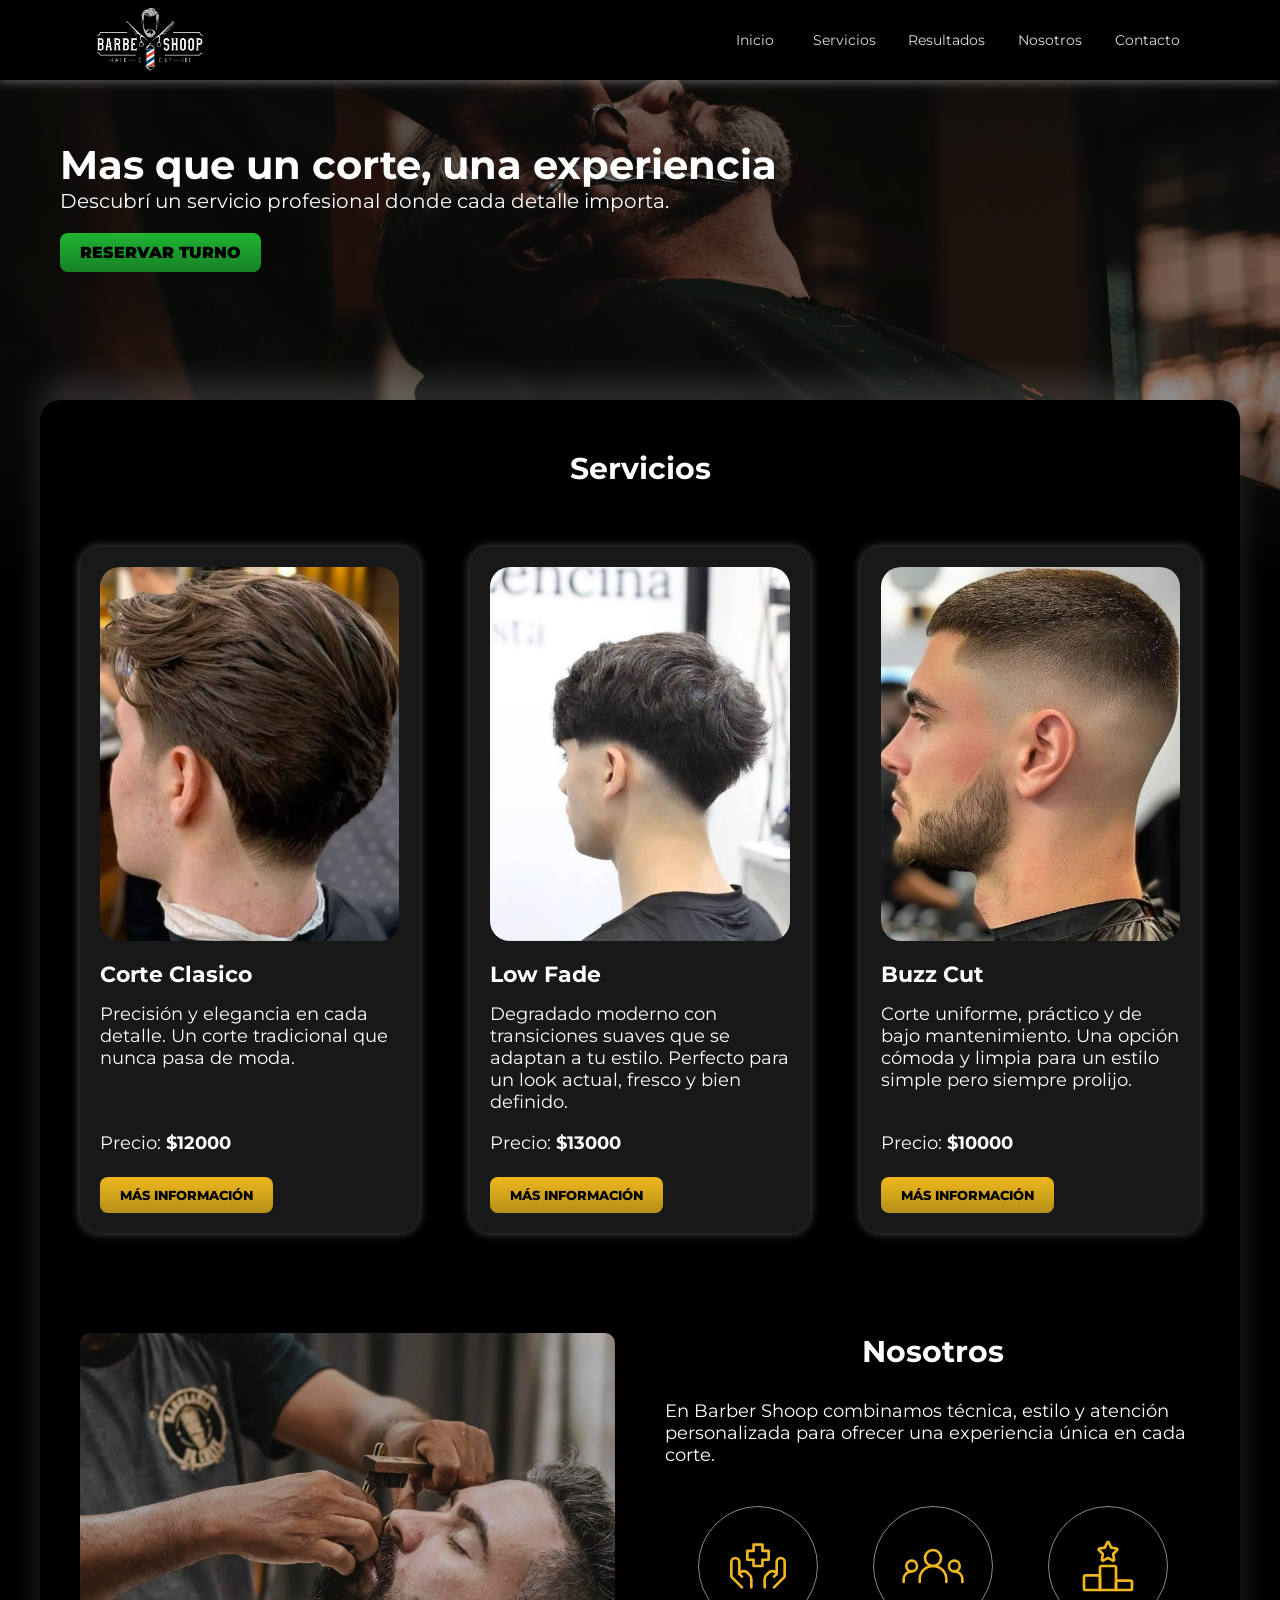
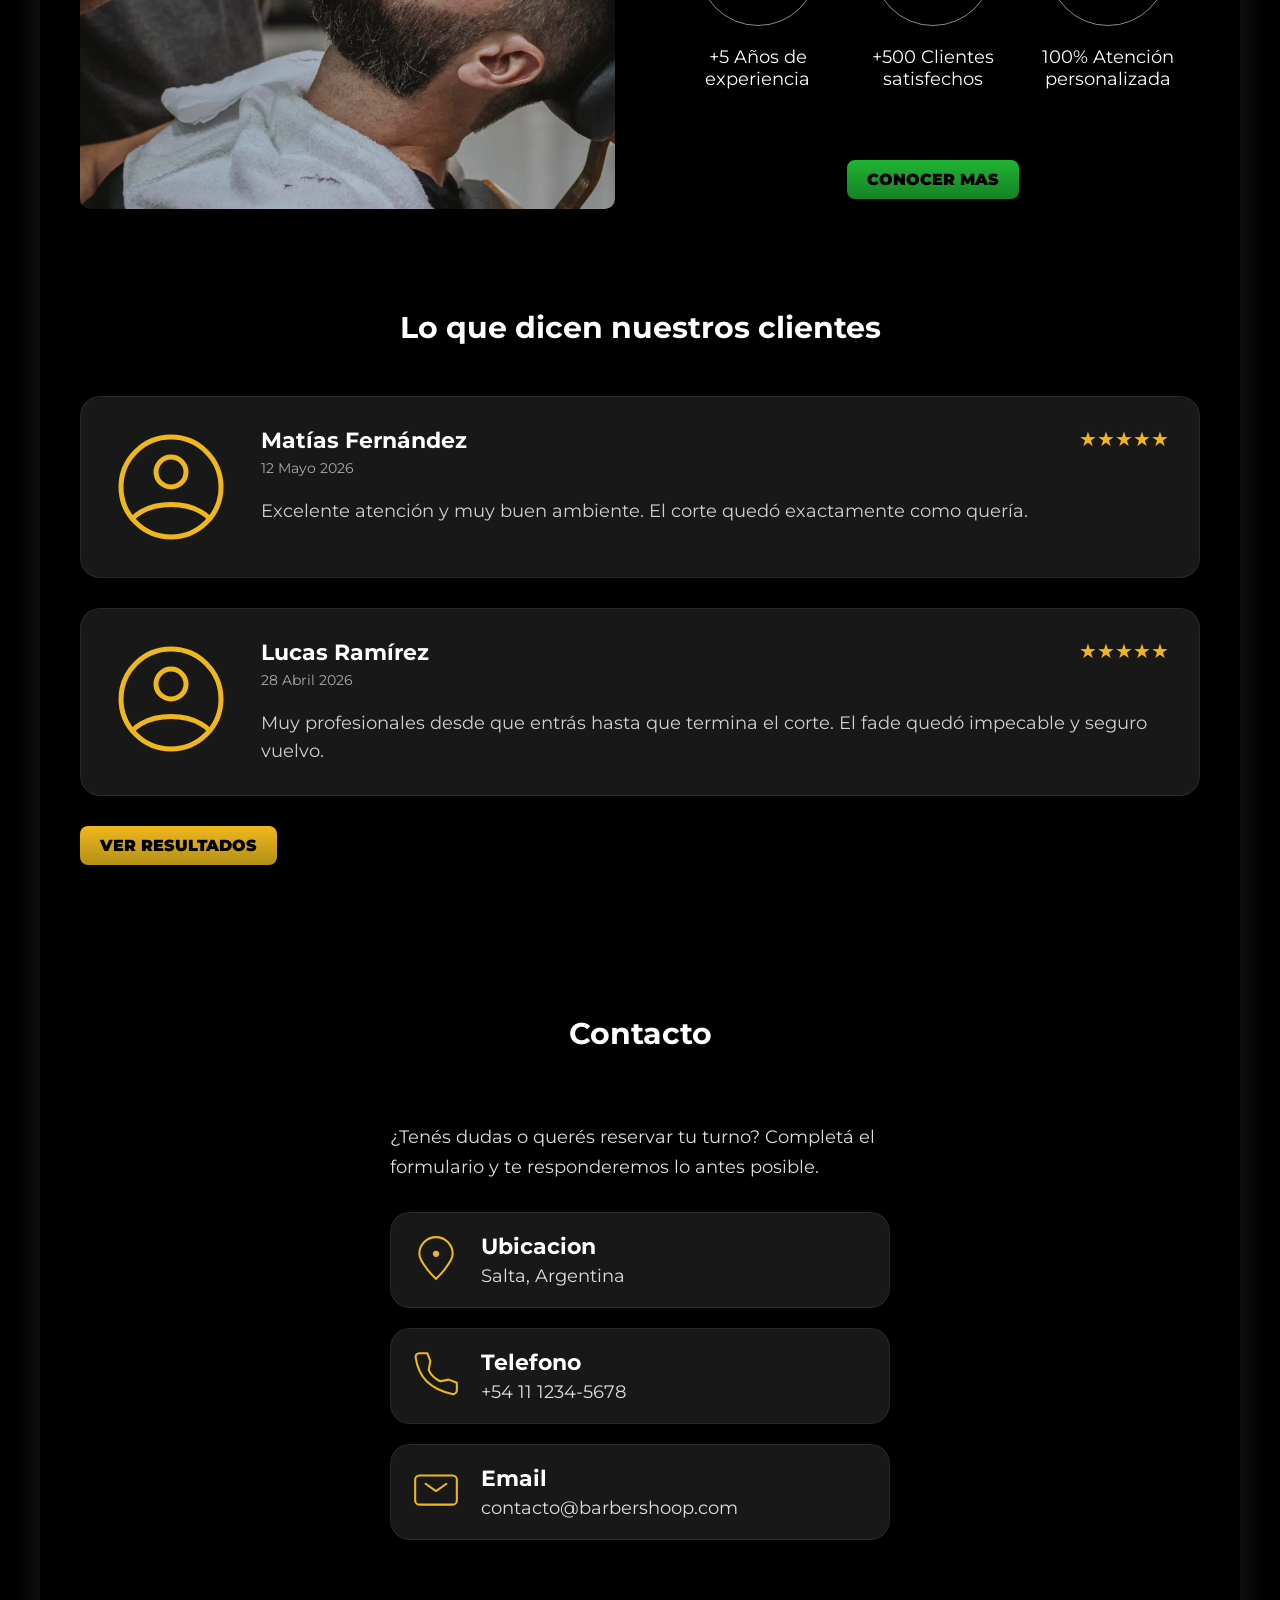
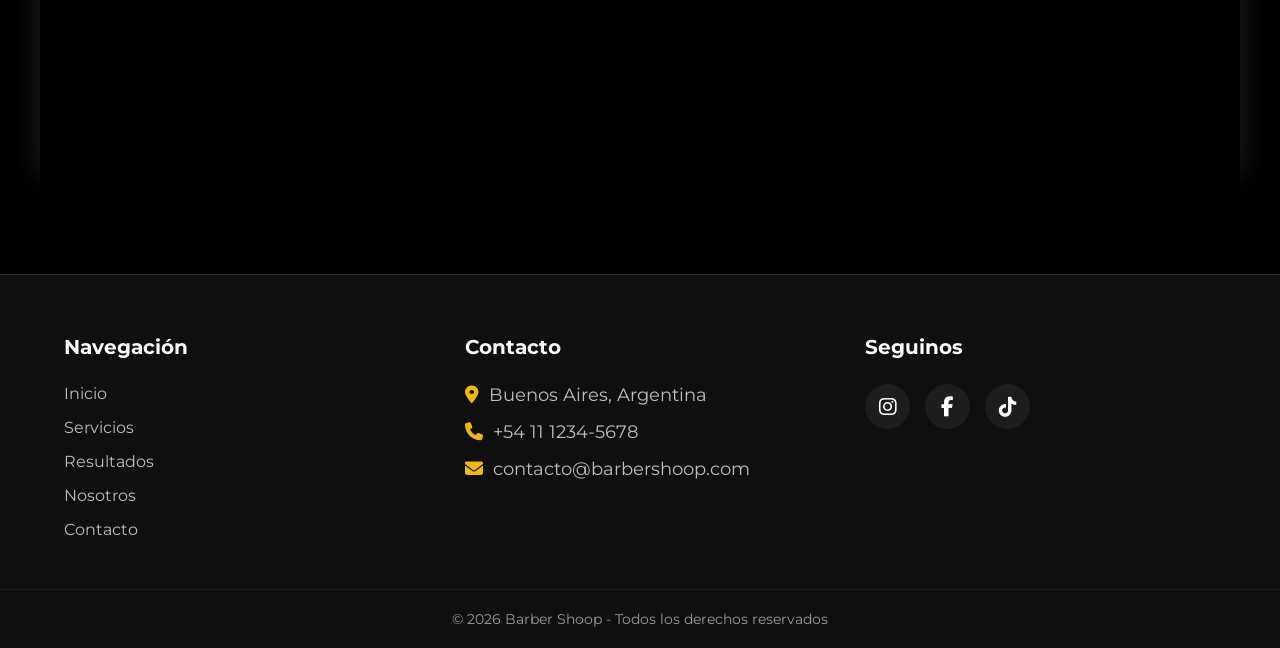
<file: index.html>
<!DOCTYPE html>
<html lang="es">

<head>
    <meta charset="UTF-8">
    <meta name="viewport" content="width=device-width, initial-scale=1.0">
    <meta name="description"
        content="Barber Shoop es una barbería moderna en Salta especializada en cortes clásicos, fades y atención personalizada. Reservá tu turno y viví una experiencia única.">
    <meta name="keywords"
        content="barbería, barbería en Salta, cortes de cabello, fade, buzz cut, low fade, barber shop, peluquería masculina">
    <meta name="author" content="Emiliano Apaza">

    <link rel="stylesheet" href="./css/styles.css">

    <!-- Fonts -->
    <link rel="preconnect" href="https://fonts.googleapis.com">
    <link rel="preconnect" href="https://fonts.gstatic.com" crossorigin>
    <link href="https://fonts.googleapis.com/css2?family=Montserrat:ital,wght@0,100..900;1,100..900&display=swap"
        rel="stylesheet">
    <link rel="stylesheet" href="https://cdnjs.cloudflare.com/ajax/libs/font-awesome/6.7.2/css/all.min.css">

    <title>Barber Shoop | Inicio</title>
</head>

<body>
    <header>
        <nav class="nav">
            <div class="container nav__container">
                <div class="nav__logo">
                    <a href="./index.html">
                        <img src="./img/logo.webp" alt="logo de barber shoop">
                    </a>
                </div>
                <ul class="nav__list">
                    <li class="nav__item">
                        <a class="nav__link" href="./index.html">Inicio</a>
                    </li>
                    <li class="nav__item">
                        <a class="nav__link" href="./pages/servicios.html">Servicios</a>
                    </li>
                    <li class="nav__item">
                        <a class="nav__link" href="./pages/resultados.html">Resultados</a>
                    </li>
                    <li class="nav__item">
                        <a class="nav__link" href="./pages/nosotros.html">Nosotros</a>
                    </li>
                    <li class="nav__item">
                        <a class="nav__link" href="./pages/contacto.html">Contacto</a>
                    </li>
                </ul>
                <div class="nav__menu">
                    <img src="./img/icon-icons.png" alt="Abrir menu">
                </div>
            </div>
        </nav>
        <div class="hero">
            <div class="overlay"></div>
            <div class="hero-info container">
                <h1 class="hero-info__h1">Mas que un corte, una experiencia</h1>
                <p class="hero-info__p">Descubrí un servicio profesional donde cada detalle importa.</p>
                <a class="hero-info__button button button-verde" href="./pages/contacto.html">Reservar turno</a>
            </div>
            <div class="gradient"></div>
        </div>
    </header>

    <main>
        <section class="container gap-10rem container--overlap">
            <section class="servicios">

                <h2>Servicios</h2>
                <div class="container-cards">
                    <div class="card">
                        <img class="card__img" src="./img/corte-clasico.webp" alt="Corte clásico de barbería">
                        <div class="card__div">
                            <div class="card__info">
                                <h3>Corte Clasico</h3>
                                <p>Precisión y elegancia en cada detalle. Un corte tradicional que nunca pasa de moda.
                                </p>
                                <p class="card__precio">Precio: <span>$12000</span></p>
                            </div>
                            <div class="card__container-button">
                                <a class="button--medium button--amarillo" href="./pages/servicios.html">Más
                                    Información</a>
                            </div>
                        </div>
                    </div>
                    <div class="card">
                        <img class="card__img" src="./img/low-fade.webp" alt="Corte low fade moderno">
                        <div class="card__div">
                            <div class="card__info">
                                <h3>Low Fade</h3>
                                <p>Degradado moderno con transiciones suaves que se adaptan a tu estilo. Perfecto para
                                    un
                                    look actual, fresco y bien definido.</p>
                                <p class="card__precio">Precio: <span>$13000</span></p>
                            </div>
                            <div class="card__container-button">
                                <a class="button--medium button--amarillo" href="./pages/servicios.html">Más
                                    Información</a>
                            </div>
                        </div>
                    </div>

                    <div class="card">
                        <img class="card__img" src="./img/corte-corto.webp" alt="Corte buzz cut rapado">
                        <div class="card__div">
                            <div class="card__info">
                                <h3>Buzz Cut</h3>
                                <p>Corte uniforme, práctico y de bajo mantenimiento. Una opción cómoda y limpia para un
                                    estilo simple pero siempre prolijo.</p>
                                <p class="card__precio">Precio: <span>$10000</span></p>
                            </div>
                            <div class="card__container-button">
                                <a class="button--medium button--amarillo" href="./pages/servicios.html">Más
                                    Información</a>
                            </div>
                        </div>
                    </div>

                </div>
            </section>
            <section class="nosotros">

                <div class="nosotros__img">
                    <img src="img/hero-nosotros.webp" alt="Barbero trabajando">
                </div>

                <div class="nosotros__content">

                    <h2>Nosotros</h2>

                    <p>
                        En Barber Shoop combinamos técnica, estilo y atención personalizada
                        para ofrecer una experiencia única en cada corte.
                    </p>

                    <div class="nosotros__info">
                        <div>
                            <div class="nosotros__icon">
                                <img src="./img/icons/healthcare.svg" alt="icono de experiencia">
                            </div>
                            <p>+5 Años de experiencia</p>
                        </div>

                        <div>
                            <div class="nosotros__icon">
                                <img src="./img/icons/community.svg" alt="icono de clientes">
                            </div>
                            <p>+500 Clientes satisfechos</p>
                        </div>

                        <div>
                            <div class="nosotros__icon">
                                <img src="./img/icons/leaderboard-star.svg" alt="icono de atencion personalizada">
                            </div>
                            <p>100% Atención personalizada</p>
                        </div>
                    </div>
                    <a class="button button-verde" href="./pages/nosotros.html">
                        Conocer Mas
                    </a>

            </section>


            <section class="reviews">

                <h2>Lo que dicen nuestros clientes</h2>

                <div class="reviews__container">

                    <article class="review">

                        <img class="review__img" src="./img/icons/profile-circle.svg" alt="Cliente satisfecho">

                        <div class="review__content">

                            <div class="review__header">
                                <div>
                                    <h3>Matías Fernández</h3>
                                    <p>12 Mayo 2026</p>
                                </div>

                                <div class="review__stars">
                                    ★★★★★
                                </div>
                            </div>

                            <p class="review__text">
                                Excelente atención y muy buen ambiente.
                                El corte quedó exactamente como quería.
                            </p>

                        </div>

                    </article>

                    <article class="review">

                        <img class="review__img" src="./img/icons/profile-circle.svg" alt="Cliente satisfecho">

                        <div class="review__content">

                            <div class="review__header">
                                <div>
                                    <h3>Lucas Ramírez</h3>
                                    <p>28 Abril 2026</p>
                                </div>

                                <div class="review__stars">
                                    ★★★★★
                                </div>
                            </div>

                            <p class="review__text">
                                Muy profesionales desde que entrás hasta que termina el corte.
                                El fade quedó impecable y seguro vuelvo.
                            </p>

                        </div>

                    </article>

                    <a href="pages/resultados.html" class=" button button--amarillo">Ver resultados</a>

                </div>

            </section> <!-- .reviews -->
            <section class="contacto">

                <div class="contacto__info">
                    <h2>Contacto</h2>
                    <p class="contacto__texto">¿Tenés dudas o querés reservar tu turno? Completá el formulario y te
                        responderemos lo antes posible.</p>
                    <div class="contacto__data">
                        <div class="contacto__item">
                            <img src="../img/icons/map-pin.svg" alt="Ubicacion">
                            <div>
                                <h3>Ubicacion</h3>
                                <p>Salta, Argentina</p>
                            </div>
                        </div>
                        <div class="contacto__item">
                            <img src="../img/icons/phone.svg" alt="Telefono">
                            <div>
                                <h3>Telefono</h3>
                                <p>+54 11 1234-5678</p>
                            </div>
                        </div>
                        <div class="contacto__item">
                            <img src="../img/icons/mail.svg" alt="Mail">
                            <div>
                                <h3>Email</h3>
                                <p>contacto@barbershoop.com</p>
                            </div>
                        </div>
                    </div>
                </div>
                <div class="contacto__map">
                    <iframe
                        src="https://www.google.com/maps/embed?pb=!1m14!1m8!1m3!1d1919.2859774051233!2d-65.40798137216287!3d-24.756750690297356!3m2!1i1024!2i768!4f13.1!3m3!1m2!1s0x941bc16037e83875%3A0xcf90133c6ac0ec3c!2sPje.%20Jard%C3%ADn%20544%2C%20A4400%20Salta!5e0!3m2!1ses!2sar!4v1778469229459!5m2!1ses!2sar"
                        style="border: 0;" allowfullscreen="" loading="lazy"
                        referrerpolicy="no-referrer-when-downgrade"></iframe>
                </div>
            </section>
    </main>
    <footer class="footer">
        <div class="container footer__container">

            <div class="footer__links">
                <h3>Navegación</h3>

                <a href="index.html">Inicio</a>
                <a href="pages/servicios.html">Servicios</a>
                <a href="pages/resultados.html">Resultados</a>
                <a href="pages/nosotros.html">Nosotros</a>
                <a href="pages/contacto.html">Contacto</a>
            </div>

            <div class="footer__contact">
                <h3>Contacto</h3>

                <p>
                    <i class="fa-solid fa-location-dot"></i>
                    Buenos Aires, Argentina
                </p>

                <p>
                    <i class="fa-solid fa-phone"></i>
                    +54 11 1234-5678
                </p>

                <p>
                    <i class="fa-solid fa-envelope"></i>
                    contacto@barbershoop.com
                </p>
            </div>

            <div class="footer__social">
                <h3>Seguinos</h3>

                <div class="footer__icons">
                    <a href="https://instagram.com">
                        <i class="fa-brands fa-instagram"></i>
                    </a>

                    <a href="https://facebook.com">
                        <i class="fa-brands fa-facebook-f"></i>
                    </a>

                    <a href="https://tiktok.com">
                        <i class="fa-brands fa-tiktok"></i>
                    </a>
                </div>
            </div>

        </div>

        <div class="footer__copy">
            <p>© 2026 Barber Shoop - Todos los derechos reservados</p>
        </div>
    </footer>

    <script>
        const menuBtn = document.querySelector('.nav__menu img');
        const nav = document.querySelector('.nav');
        const navList = document.querySelector('.nav__list');
        const navContainer = document.querySelector('.nav__container')

        menuBtn.addEventListener('click', () => {
            nav.classList.toggle('nav--active');
        });
    </script>
</body>

</html>
</file>
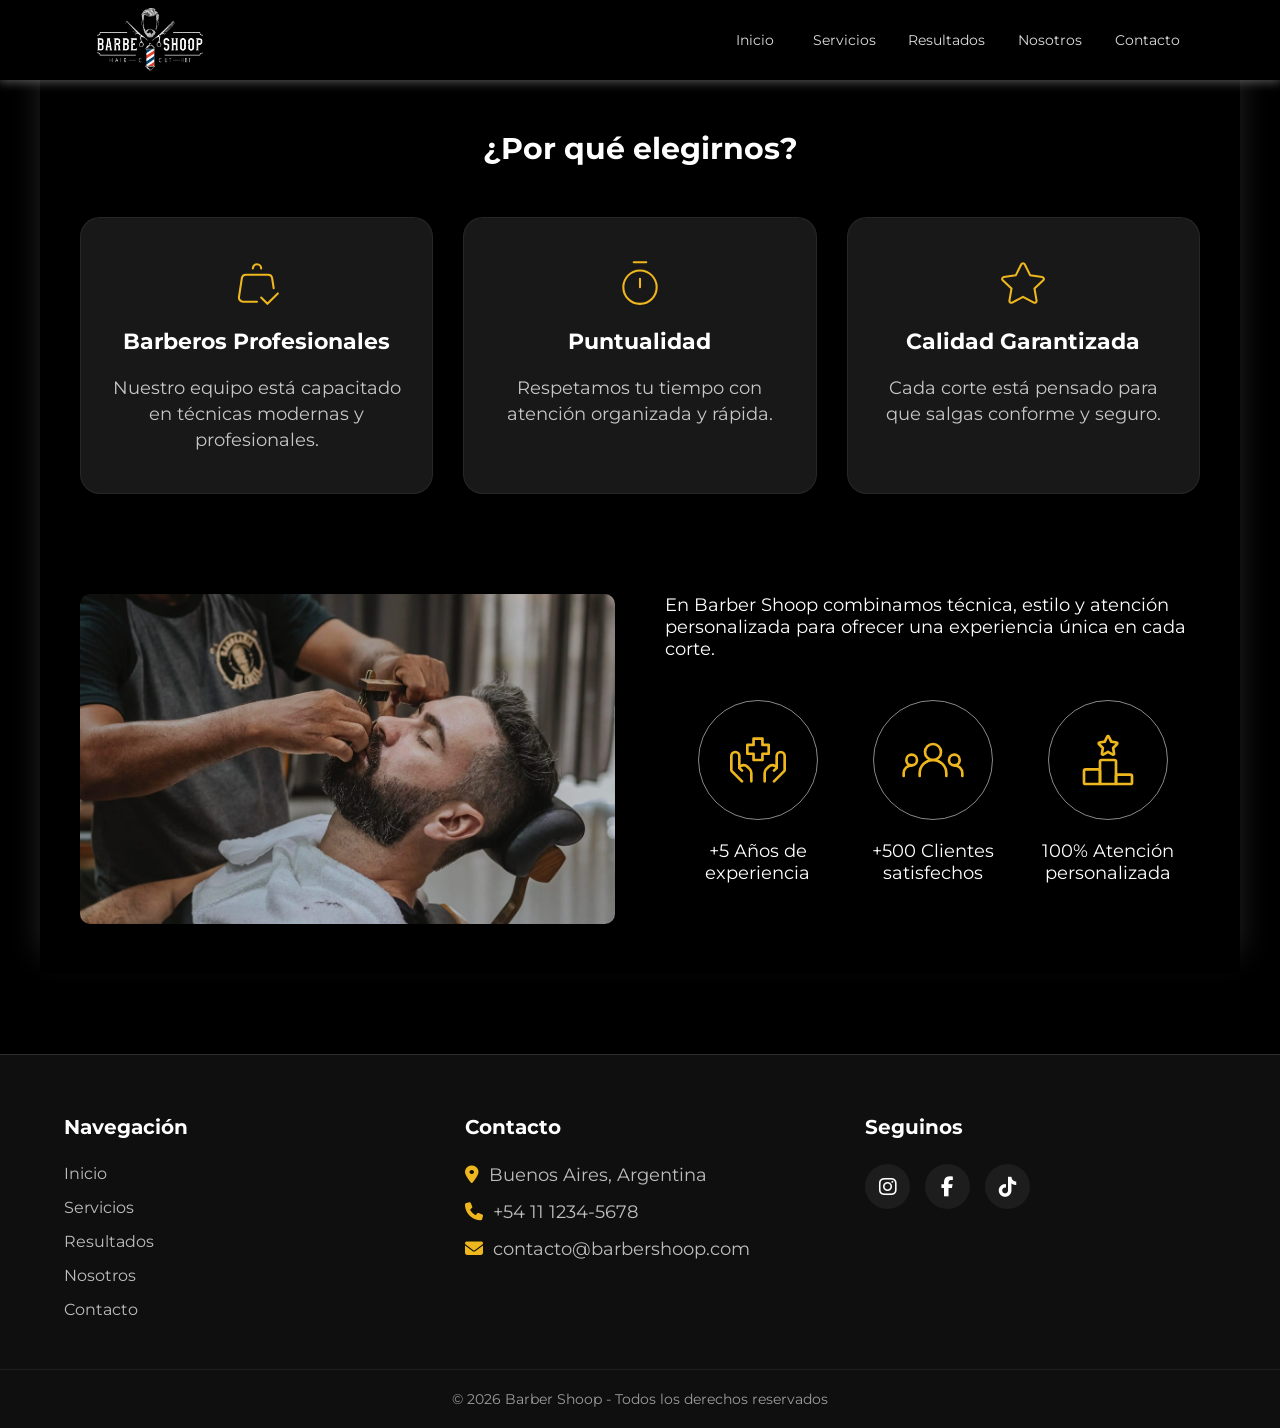
<file: pages/nosotros.html>
<!DOCTYPE html>
<html lang="es">

<head>
    <meta charset="UTF-8">
    <meta name="viewport" content="width=device-width, initial-scale=1.0">
    <meta name="description" content="Conocé la historia de Barber Shoop, una barbería enfocada en la calidad, la experiencia y la atención personalizada en cada corte.">
    <meta name="keywords" content="sobre barbería, barbería moderna, experiencia barbería, atención personalizada, barbería en Argentina">
    <meta name="author" content="Emiliano Apaza">
    <link rel="stylesheet" href="../css/styles.css">

    <!-- Fonts -->
    <link rel="preconnect" href="https://fonts.googleapis.com">
    <link rel="preconnect" href="https://fonts.gstatic.com" crossorigin>
    <link href="https://fonts.googleapis.com/css2?family=Montserrat:ital,wght@0,100..900;1,100..900&display=swap"
        rel="stylesheet">
    <link rel="stylesheet" href="https://cdnjs.cloudflare.com/ajax/libs/font-awesome/6.7.2/css/all.min.css">

    <title>Barber Shoop | Nosotros</title>
</head>

<body>
    <header>
        <nav class="nav fixed">
            <div class="container nav__container">
                <div class="nav__logo">
                    <a href="../index.html">
                        <img src="../img/logo.webp" alt="logo-barberia">
                    </a>
                </div>
                <ul class="nav__list">
                    <li class="nav__item">
                        <a class="nav__link" href="../index.html">Inicio</a>
                    </li>
                    <li class="nav__item">
                        <a class="nav__link" href="../pages/servicios.html">Servicios</a>
                    </li>
                    <li class="nav__item">
                        <a class="nav__link" href="../pages/resultados.html">Resultados</a>
                    </li>
                    <li class="nav__item">
                        <a class="nav__link" href="../pages/nosotros.html">Nosotros</a>
                    </li>
                    <li class="nav__item">
                        <a class="nav__link" href="../pages/contacto.html">Contacto</a>
                    </li>
                </ul>
                <div class="nav__menu">
                    <img src="../img/icon-icons.png" alt="Abrir menu">
                </div>
            </div>
        </nav>
    </header>
    <main>
        <section class="bug-fixed container gap-10rem">


            <section class="porque">
                <h2>¿Por qué elegirnos?</h2>

                <div class="porque__container">

                    <div class="porque__card">
                        <img src="../img/icons/shopping-bag-check.svg" alt="">
                        <h3>Barberos Profesionales</h3>
                        <p>
                            Nuestro equipo está capacitado en técnicas modernas y profesionales.
                        </p>
                    </div>

                    <div class="porque__card">
                        <img src="../img/icons/timer.svg" alt="">
                        <h3>Puntualidad</h3>
                        <p>
                            Respetamos tu tiempo con atención organizada y rápida.
                        </p>
                    </div>

                    <div class="porque__card">
                       <img src="../img/icons/star.svg" alt="">
                        <h3>Calidad Garantizada</h3>
                        <p>
                            Cada corte está pensado para que salgas conforme y seguro.
                        </p>
                    </div>

                </div>
            </section>
            <section class="nosotros">

                <div class="nosotros__img">
                    <img src="../img/hero-nosotros.webp" alt="Barbero trabajando">
                </div>

                <div class="nosotros__content">

                    <p>
                        En Barber Shoop combinamos técnica, estilo y atención personalizada
                        para ofrecer una experiencia única en cada corte.
                    </p>

                    <div class="nosotros__info">
                        <div>
                            <div class="nosotros__icon">
                                <img src="../img/icons/healthcare.svg" alt="icono de experiencia">
                            </div>
                            <p>+5 Años de experiencia</p>
                        </div>

                        <div>
                            <div class="nosotros__icon">
                                <img src="../img/icons/community.svg" alt="icono de clientes">
                            </div>
                            <p>+500 Clientes satisfechos</p>
                        </div>

                        <div>
                            <div class="nosotros__icon">
                                <img src="../img/icons/leaderboard-star.svg" alt="icono de atencion personalizada">
                            </div>
                            <p>100% Atención personalizada</p>
                        </div>
                    </div>

            </section>

        </section>
    </main>
    <footer class="footer">
        <div class="container footer__container">

            <div class="footer__links">
                <h3>Navegación</h3>

                <a href="../index.html">Inicio</a>
                <a href="servicios.html">Servicios</a>
                <a href="resultados.html">Resultados</a>
                <a href="nosotros.html">Nosotros</a>
                <a href="contacto.html">Contacto</a>
            </div>

            <div class="footer__contact">
                <h3>Contacto</h3>

                <p>
                    <i class="fa-solid fa-location-dot"></i>
                    Buenos Aires, Argentina
                </p>

                <p>
                    <i class="fa-solid fa-phone"></i>
                    +54 11 1234-5678
                </p>

                <p>
                    <i class="fa-solid fa-envelope"></i>
                    contacto@barbershoop.com
                </p>
            </div>

            <div class="footer__social">
                <h3>Seguinos</h3>

                <div class="footer__icons">
                    <a href="https://instagram.com">
                        <i class="fa-brands fa-instagram"></i>
                    </a>

                    <a href="https://facebook.com">
                        <i class="fa-brands fa-facebook-f"></i>
                    </a>

                    <a href="https://tiktok.com">
                        <i class="fa-brands fa-tiktok"></i>
                    </a>
                </div>
            </div>

        </div>

        <div class="footer__copy">
            <p>© 2026 Barber Shoop - Todos los derechos reservados</p>
        </div>
    </footer>
    <script>
        const menuBtn = document.querySelector('.nav__menu img');
        const nav = document.querySelector('.nav');
        const navList = document.querySelector('.nav__list');
        const navContainer = document.querySelector('.nav__container')

        menuBtn.addEventListener('click', () => {
            nav.classList.toggle('nav--active');
        });
    </script>

</body>

</html>
</file>
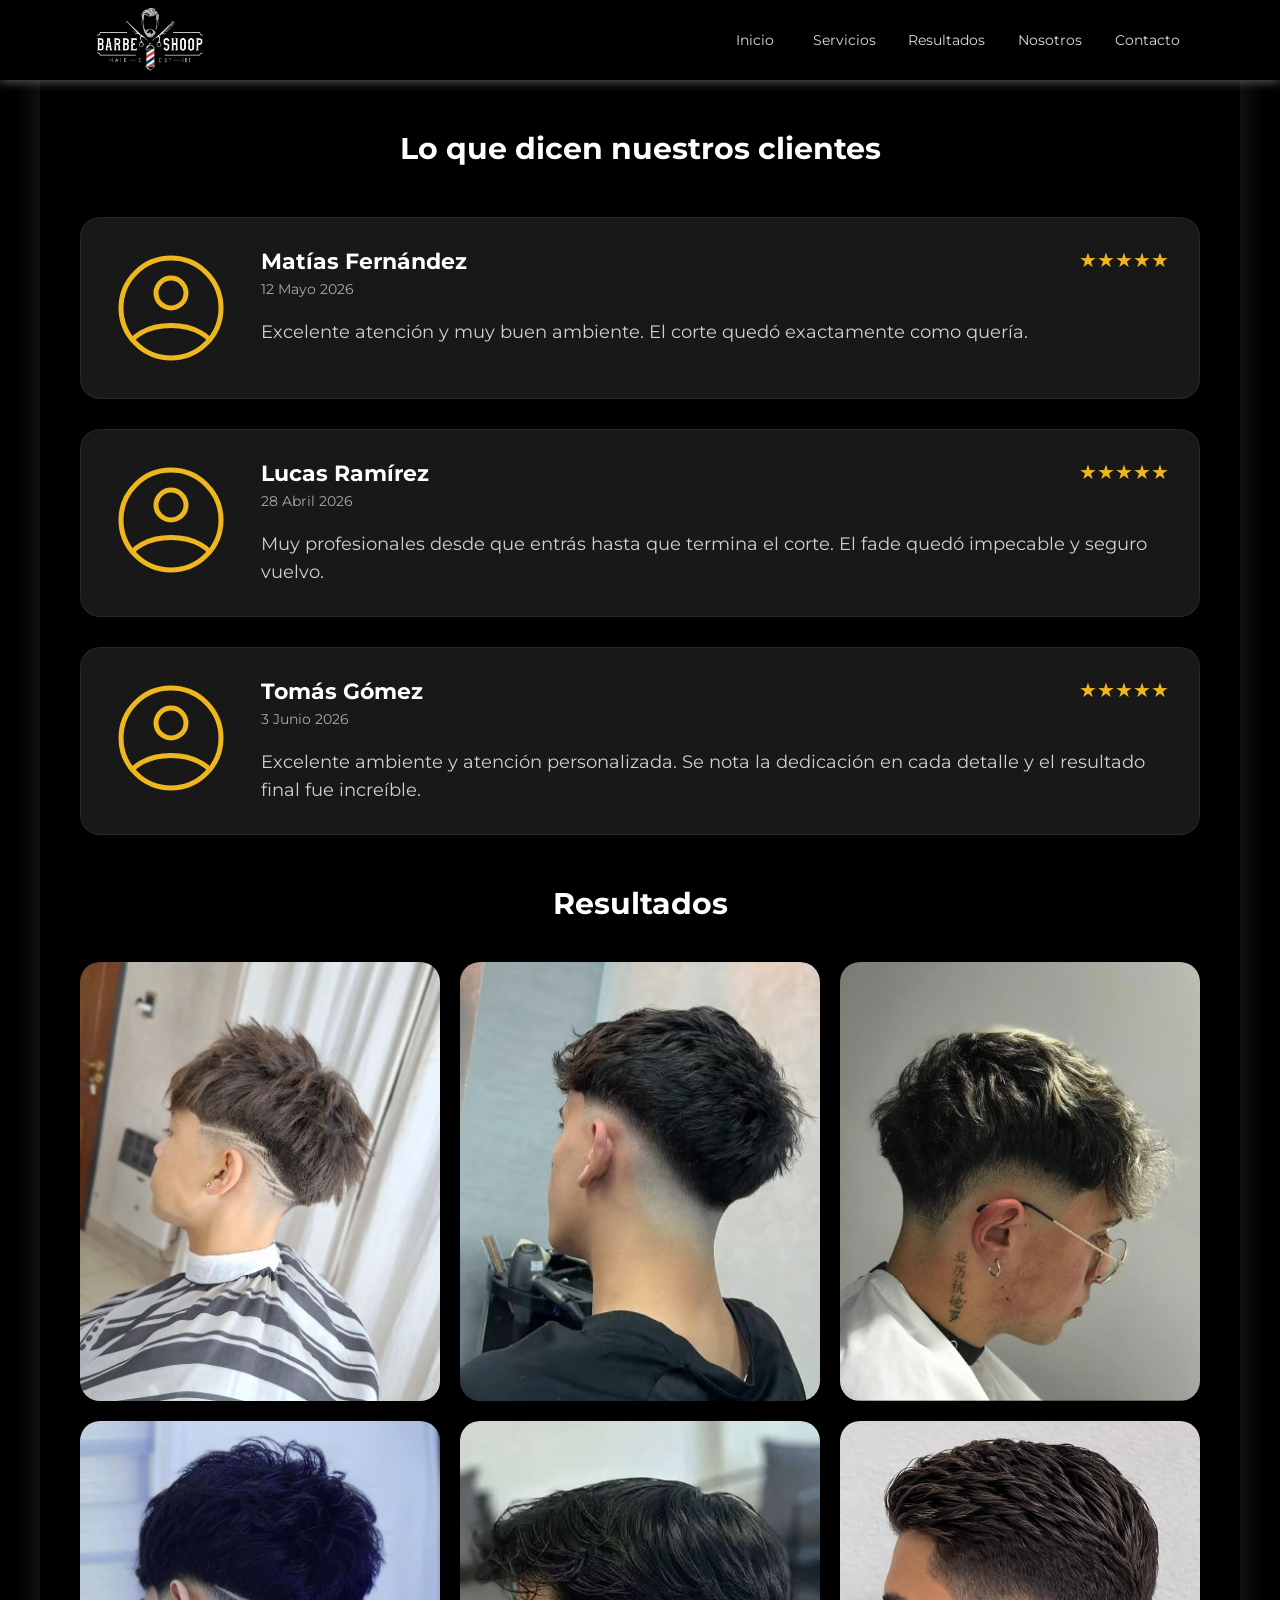
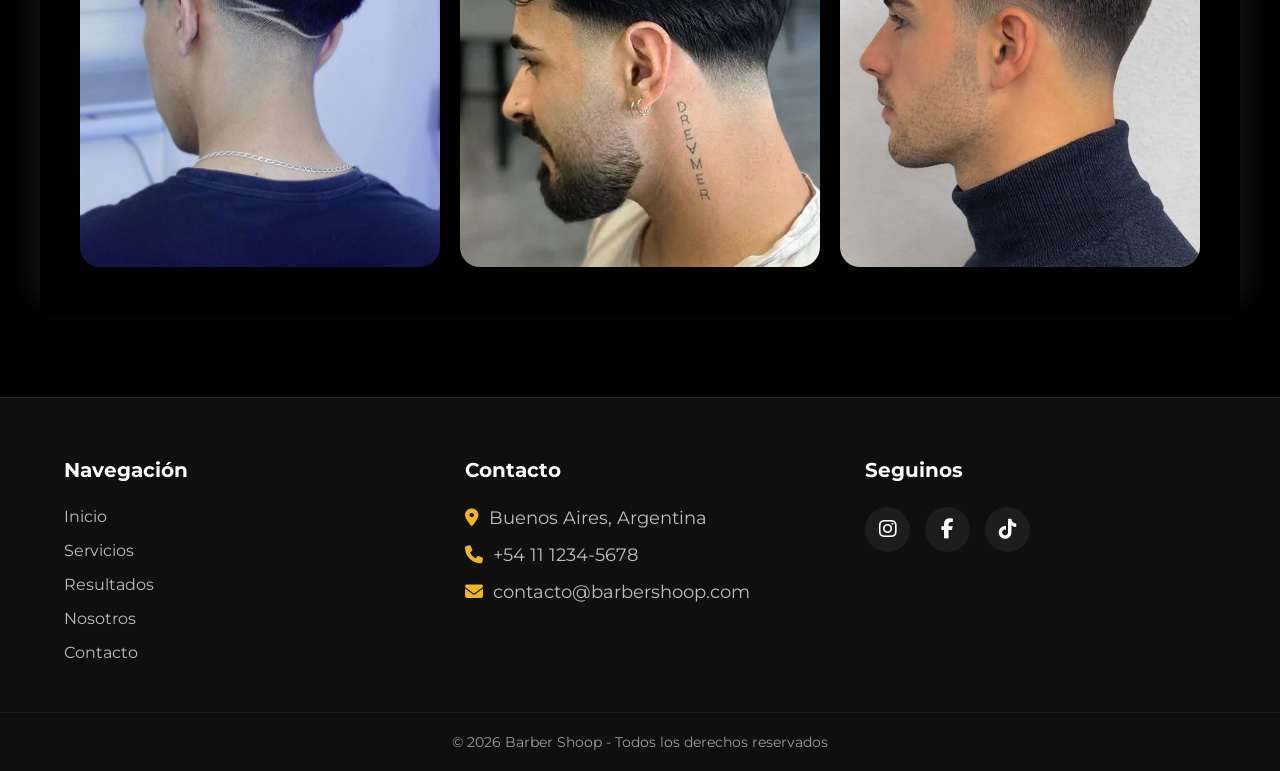
<file: pages/resultados.html>
<!DOCTYPE html>
<html lang="es">

<head>
    <meta charset="UTF-8">
    <meta name="viewport" content="width=device-width, initial-scale=1.0">
    <meta name="description" content="Mirá los resultados y trabajos realizados en Barber Shoop. Cortes modernos, fades y estilos personalizados para cada cliente.">
    <meta name="keywords" content="resultados barbería, cortes realizados, fades modernos, galería barbería, estilos masculinos">
    <meta name="author" content="Emiliano Apaza">
    <link rel="stylesheet" href="../css/styles.css">

    <!-- Fonts -->
    <link rel="preconnect" href="https://fonts.googleapis.com">
    <link rel="preconnect" href="https://fonts.gstatic.com" crossorigin>
    <link href="https://fonts.googleapis.com/css2?family=Montserrat:ital,wght@0,100..900;1,100..900&display=swap"
        rel="stylesheet">
    <link rel="stylesheet" href="https://cdnjs.cloudflare.com/ajax/libs/font-awesome/6.7.2/css/all.min.css">


    <title>Barber Shoop | Resultados</title>
</head>

<body>
    <header>
        <nav class="nav fixed">
            <div class="container nav__container">
                <div class="nav__logo">
                    <a href="../index.html">
                        <img src="../img/logo.webp" alt="logo-barberia">
                    </a>
                </div>
                <ul class="nav__list">
                    <li class="nav__item">
                        <a class="nav__link" href="../index.html">Inicio</a>
                    </li>
                    <li class="nav__item">
                        <a class="nav__link" href="../pages/servicios.html">Servicios</a>
                    </li>
                    <li class="nav__item">
                        <a class="nav__link" href="../pages/resultados.html">Resultados</a>
                    </li>
                    <li class="nav__item">
                        <a class="nav__link" href="../pages/nosotros.html">Nosotros</a>
                    </li>
                    <li class="nav__item">
                        <a class="nav__link" href="../pages/contacto.html">Contacto</a>
                    </li>
                </ul>
                <div class="nav__menu">
                    <img src="../img/icon-icons.png" alt="Abrir menu">
                </div>
            </div>
        </nav>
    </header>
    <main>
        <section class="galeria container bug-fixed">
            <section class="reviews">

                <h2>Lo que dicen nuestros clientes</h2>

                <div class="reviews__container">

                    <article class="review">

                        <img class="review__img" src="../img/icons/profile-circle.svg" alt="Cliente satisfecho">

                        <div class="review__content">

                            <div class="review__header">
                                <div>
                                    <h3>Matías Fernández</h3>
                                    <p>12 Mayo 2026</p>
                                </div>

                                <div class="review__stars">
                                    ★★★★★
                                </div>
                            </div>

                            <p class="review__text">
                                Excelente atención y muy buen ambiente.
                                El corte quedó exactamente como quería.
                            </p>

                        </div>

                    </article>

                    <article class="review">

                        <img class="review__img" src="../img/icons/profile-circle.svg" alt="Cliente satisfecho">

                        <div class="review__content">

                            <div class="review__header">
                                <div>
                                    <h3>Lucas Ramírez</h3>
                                    <p>28 Abril 2026</p>
                                </div>

                                <div class="review__stars">
                                    ★★★★★
                                </div>
                            </div>

                            <p class="review__text">
                                Muy profesionales desde que entrás hasta que termina el corte.
                                El fade quedó impecable y seguro vuelvo.
                            </p>

                        </div>

                    </article>

                    <article class="review">

                        <img class="review__img" src="../img/icons/profile-circle.svg" alt="Cliente satisfecho">

                        <div class="review__content">

                            <div class="review__header">
                                <div>
                                    <h3>Tomás Gómez</h3>
                                    <p>3 Junio 2026</p>
                                </div>

                                <div class="review__stars">
                                    ★★★★★
                                </div>
                            </div>

                            <p class="review__text">
                                Excelente ambiente y atención personalizada.
                                Se nota la dedicación en cada detalle y el resultado final fue increíble.
                            </p>

                        </div>

                    </article>

                </div>

            </section> <!-- .reviews -->

            <h2>Resultados</h2>

            <div class="galeria__grid">

                <div class="galeria__item">
                    <img src="../img/resultado1.jpg" alt="">
                </div>

                <div class="galeria__item">
                    <img src="../img/resultado2.jpg" alt="">
                </div>

                <div class="galeria__item">
                    <img src="../img/resultado3.jpg" alt="">
                </div>

                <div class="galeria__item">
                    <img src="../img/resultado4.jpg" alt="">
                </div>

                <div class="galeria__item">
                    <img src="../img/resultado5.jpg" alt="">
                </div>

                <div class="galeria__item">
                    <img src="../img/resultado6.jpg" alt="">
                </div>

            </div>

        </section>


    </main>
    <footer class="footer">
        <div class="container footer__container">

            <div class="footer__links">
                <h3>Navegación</h3>

                <a href="../index.html">Inicio</a>
                <a href="servicios.html">Servicios</a>
                <a href="resultados.html">Resultados</a>
                <a href="nosotros.html">Nosotros</a>
                <a href="contacto.html">Contacto</a>
            </div>

            <div class="footer__contact">
                <h3>Contacto</h3>

                <p>
                    <i class="fa-solid fa-location-dot"></i>
                    Buenos Aires, Argentina
                </p>

                <p>
                    <i class="fa-solid fa-phone"></i>
                    +54 11 1234-5678
                </p>

                <p>
                    <i class="fa-solid fa-envelope"></i>
                    contacto@barbershoop.com
                </p>
            </div>

            <div class="footer__social">
                <h3>Seguinos</h3>

                <div class="footer__icons">
                    <a href="https://instagram.com">
                        <i class="fa-brands fa-instagram"></i>
                    </a>

                    <a href="https://facebook.com">
                        <i class="fa-brands fa-facebook-f"></i>
                    </a>

                    <a href="https://tiktok.com">
                        <i class="fa-brands fa-tiktok"></i>
                    </a>
                </div>
            </div>

        </div>

        <div class="footer__copy">
            <p>© 2026 Barber Shoop - Todos los derechos reservados</p>
        </div>
    </footer>
    <script>
        const menuBtn = document.querySelector('.nav__menu img');
        const nav = document.querySelector('.nav');
        const navList = document.querySelector('.nav__list');
        const navContainer = document.querySelector('.nav__container')

        menuBtn.addEventListener('click', () => {
            nav.classList.toggle('nav--active');
        });
    </script>

</body>

</html>
</file>
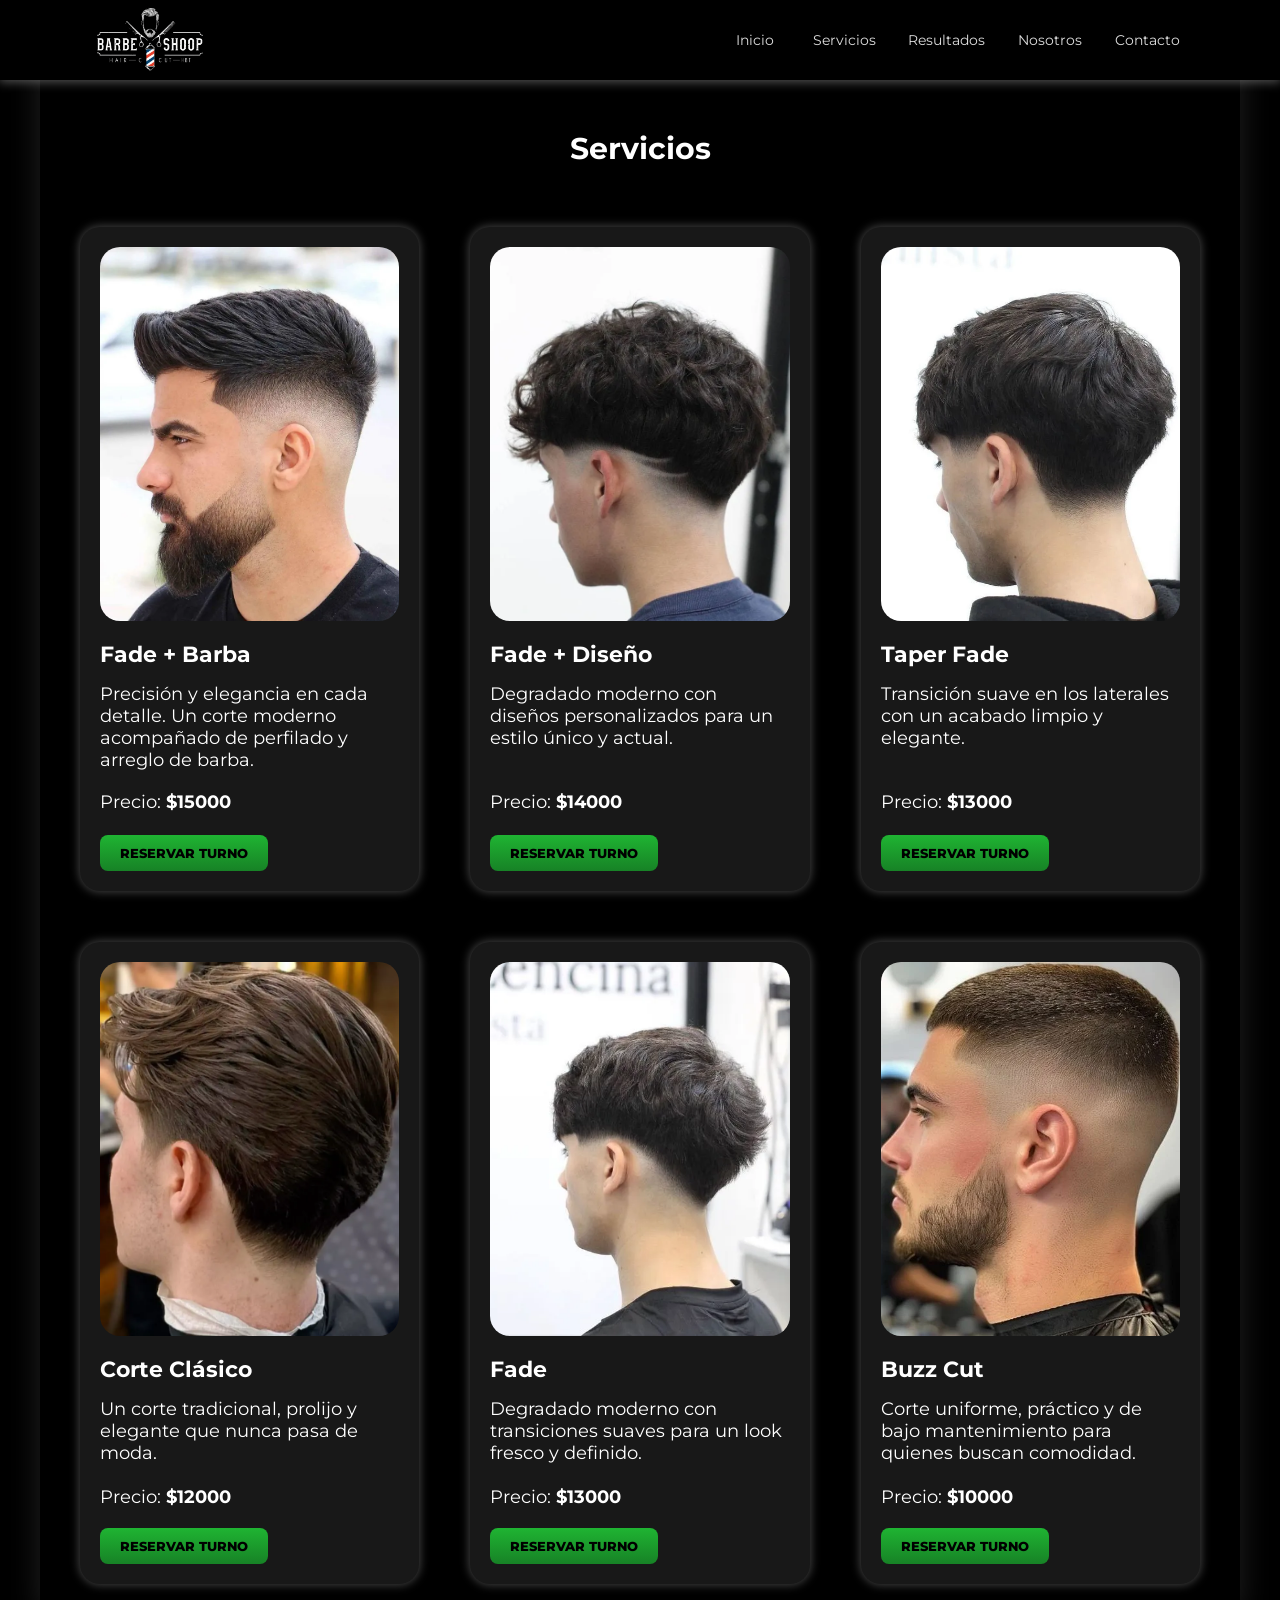
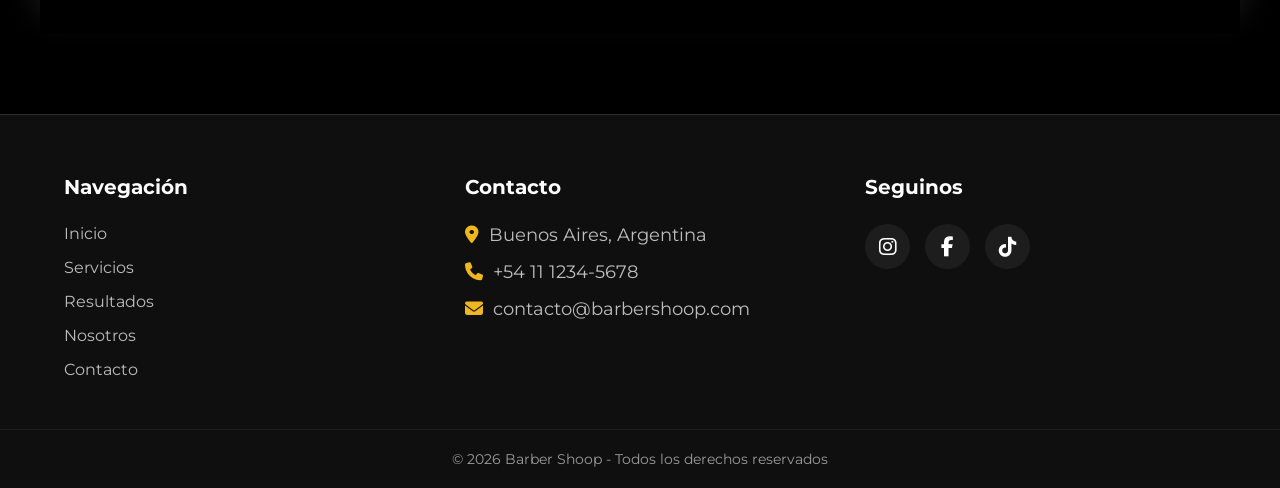
<file: pages/servicios.html>
<!DOCTYPE html>
<html lang="es">

<head>
    <meta charset="UTF-8">
    <meta name="viewport" content="width=device-width, initial-scale=1.0">
    <meta name="description" content="Conocé los servicios de Barber Shoop: cortes clásicos, low fade, buzz cut y estilos modernos realizados por profesionales.">
    <meta name="keywords" content="servicios barbería, cortes modernos, corte clásico, low fade, buzz cut, barbería profesional">
    <meta name="author" content="Emiliano Apaza">
    <link rel="stylesheet" href="../css/styles.css">

    <!-- Fonts -->
    <link rel="preconnect" href="https://fonts.googleapis.com">
    <link rel="preconnect" href="https://fonts.gstatic.com" crossorigin>
    <link href="https://fonts.googleapis.com/css2?family=Montserrat:ital,wght@0,100..900;1,100..900&display=swap"
        rel="stylesheet">
    <link rel="stylesheet" href="https://cdnjs.cloudflare.com/ajax/libs/font-awesome/6.7.2/css/all.min.css">


    <title>Barber Shoop | Servicios</title>
</head>

<body>
    <header>
        <nav class="nav fixed">
            <div class="container nav__container">
                <div class="nav__logo">
                    <a href="../index.html">
                        <img src="../img/logo.webp" alt="logo-barberia">
                    </a>
                </div>
                <ul class="nav__list">
                    <li class="nav__item">
                        <a class="nav__link" href="../index.html">Inicio</a>
                    </li>
                    <li class="nav__item">
                        <a class="nav__link" href="../pages/servicios.html">Servicios</a>
                    </li>
                    <li class="nav__item">
                        <a class="nav__link" href="../pages/resultados.html">Resultados</a>
                    </li>
                    <li class="nav__item">
                        <a class="nav__link" href="../pages/nosotros.html">Nosotros</a>
                    </li>
                    <li class="nav__item">
                        <a class="nav__link" href="../pages/contacto.html">Contacto</a>
                    </li>
                </ul>
                <div class="nav__menu">
                    <img src="../img/icon-icons.png" alt="Abrir menu">
                </div>
            </div>
        </nav>
    </header>
    <main>
        <section class="bug-fixed container">
            <h2>Servicios</h2>
            <div class="container-cards" id="contenedor-servicios">

            </div>
        </section>
    </main>
    <footer class="footer">
        <div class="container footer__container">

            <div class="footer__links">
                <h3>Navegación</h3>

                <a href="../index.html">Inicio</a>
                <a href="servicios.html">Servicios</a>
                <a href="resultados.html">Resultados</a>
                <a href="nosotros.html">Nosotros</a>
                <a href="contacto.html">Contacto</a>
            </div>

            <div class="footer__contact">
                <h3>Contacto</h3>

                <p>
                    <i class="fa-solid fa-location-dot"></i>
                    Buenos Aires, Argentina
                </p>

                <p>
                    <i class="fa-solid fa-phone"></i>
                    +54 11 1234-5678
                </p>

                <p>
                    <i class="fa-solid fa-envelope"></i>
                    contacto@barbershoop.com
                </p>
            </div>

            <div class="footer__social">
                <h3>Seguinos</h3>

                <div class="footer__icons">
                    <a href="https://instagram.com">
                        <i class="fa-brands fa-instagram"></i>
                    </a>

                    <a href="https://facebook.com">
                        <i class="fa-brands fa-facebook-f"></i>
                    </a>

                    <a href="https://tiktok.com">
                        <i class="fa-brands fa-tiktok"></i>
                    </a>
                </div>
            </div>

        </div>

        <div class="footer__copy">
            <p>© 2026 Barber Shoop - Todos los derechos reservados</p>
        </div>
    </footer>
    <script>
        const menuBtn = document.querySelector('.nav__menu img');
        const nav = document.querySelector('.nav');
        const navList = document.querySelector('.nav__list');
        const navContainer = document.querySelector('.nav__container')

        menuBtn.addEventListener('click', () => {
            nav.classList.toggle('nav--active');
        });
    </script>
    <script src="../js/app.js"></script>

</body>

</html>
</file>
<file: css/styles.css>
html {
  font-size: 62.5%;
  scroll-behavior: smooth;
}

body {
  min-height: 100vh;
  display: flex;
  flex-direction: column;
  font-family: "Montserrat", sans-serif;
  font-size: 1.6rem;
  color: #fff;
  background-color: #000;
}

main {
  flex: 1;
}

.container {
  width: min(100%, 120rem);
  margin: 0 auto;
}

.overlay {
  position: absolute;
  background-color: #000;
  width: 100%;
  height: 100%;
  opacity: 0.5;
  z-index: 1;
}

.gradient {
  width: 100%;
  height: 20rem;
  position: absolute;
  bottom: 0;
  background: linear-gradient(180deg, transparent, #000);
  z-index: 2;
}

h1, h2 {
  margin: 4rem 0;
}

h1 {
  font-size: 4rem;
}

h2 {
  font-size: clamp(1.6rem, 10vw, 3rem);
  text-align: center;
}

h3 {
  font-size: clamp(1.4rem, 8vw, 2.2rem);
}

p {
  font-size: clamp(0.8rem, 4vw, 1.8rem);
}

* {
  margin: 0;
  padding: 0;
  box-sizing: border-box;
}

a {
  text-decoration: none;
}

ul, li {
  list-style: none;
}

.flex-center {
  display: flex;
  align-items: center;
  justify-content: center;
}

.button {
  display: inline-block;
  color: #000;
  font-family: "Montserrat", sans-serif;
  padding: 1rem 2rem;
  border: none;
  font-weight: 900;
  text-transform: uppercase;
  border-radius: 0.8rem;
  transition: color 0.2s ease;
  cursor: pointer;
  font-size: clamp(1rem, 5vw, 1.6rem);
}

.button--medium {
  display: inline-block;
  color: #000;
  font-family: "Montserrat", sans-serif;
  padding: 1rem 2rem;
  border: none;
  font-weight: 800;
  text-transform: uppercase;
  border-radius: 0.8rem;
  transition: color 0.2s ease;
  font-size: 1.6rem;
  cursor: pointer;
}

.button--amarillo {
  background: linear-gradient(to bottom, #efb71e, #b49017);
}

.button--amarillo:hover {
  background: linear-gradient(to bottom, #b49017, #efb71e);
  color: #ddd;
}

.button-verde {
  background: linear-gradient(to bottom, #1fb432, #178226);
}

.button-verde:hover {
  background: linear-gradient(to bottom, #178226, #1fb432);
  color: #ddd;
}

img {
  max-width: 100%;
  display: block;
}

main .gap-10rem {
  gap: 10rem;
}
@media (max-width: 1024px) {
  main .gap-10rem {
    gap: 6rem;
  }
}

.nav {
  position: fixed;
  top: 0;
  left: 0;
  width: 100%;
  z-index: 100;
  background-color: #000;
  box-shadow: 0 0.1rem 1rem 0.1rem rgba(255, 255, 255, 0.3333333333);
}
.nav .nav__container {
  display: flex;
  justify-content: space-between;
  align-items: stretch;
  min-height: 8rem;
  padding: 0 5rem;
}
.nav .nav__container .nav__logo {
  display: flex;
  align-items: center;
}
.nav .nav__container .nav__logo img {
  width: 12rem;
}
.nav .nav__container .nav__list {
  display: flex;
  gap: 1vw;
}
.nav .nav__container .nav__list .nav__item {
  flex: 1;
  display: grid;
  place-content: center;
}
.nav .nav__container .nav__list .nav__item .nav__link {
  position: relative;
  color: #ddd;
  font-size: clamp(0.8rem, 5vw, 1.4rem);
  padding: 1rem;
}
.nav .nav__container .nav__list .nav__item .nav__link::before {
  content: "";
  position: absolute;
  width: 100%;
  height: 0.2rem;
  background-color: #ddd;
  border-radius: 0.5rem;
  transform: scaleX(0);
  transition: transform 0.5s ease;
  bottom: 0;
  left: 0;
}
.nav .nav__container .nav__list .nav__item .nav__link:hover::before {
  transform: scaleX(1);
}
.nav .nav__container .nav__list .nav__item .nav__link:hover {
  color: #fff;
}
@media (max-width: 1024px) {
  .nav .nav__container .nav__list {
    padding: 1rem 0;
  }
}
.nav .nav__container .nav__list .nav__item:first-child {
  min-width: 7rem;
}
.nav .nav__container .nav__menu {
  display: none;
}
.nav .nav__container .nav__menu img {
  width: 5rem;
  user-select: none;
}

.fixed {
  position: fixed;
}

@media (max-width: 1024px) {
  .nav .nav__container {
    width: 100%;
    display: grid;
    grid-template-columns: 1fr 1fr;
  }
  .nav .nav__container .nav__list {
    display: none;
    flex-direction: column;
  }
  .nav .nav__container .nav__menu {
    grid-row: 1/2;
    grid-column: 2/3;
    display: grid;
    justify-items: end;
    align-content: center;
  }
  .nav .nav__container .nav__menu img {
    display: flex;
    cursor: pointer;
  }
  .nav .container {
    width: 100%;
    padding: 1rem 3rem;
  }
  .nav.nav--active .nav__list {
    display: flex;
    grid-column: 1/3;
  }
}
header {
  width: 100%;
  color: #fff;
}
header .hero {
  position: relative;
  width: 100%;
  height: 60rem;
  background-image: url(../../img/hero.webp);
  background-position: 50% 10%;
  background-size: cover;
  background-repeat: no-repeat;
}
@media (max-width: 1024px) {
  header .hero {
    height: 40rem;
  }
  header .hero .hero-info {
    top: 30%;
  }
}
@media (max-width: 1024px) and (max-width: 480px) {
  header .hero .hero-info {
    top: 20%;
  }
}

.hero-info {
  position: relative;
  z-index: 10;
  top: 20%;
  padding: 2rem;
}

.hero-info__h1 {
  font-size: clamp(1.3rem, 10vw, 4rem);
  text-align: start;
  margin: 0;
}

.hero-info__p {
  font-size: 2rem;
}

.hero-info__button {
  margin-top: 2rem;
  text-align: center;
}

@media (max-width: 768px) {
  .hero-info__button {
    width: 100%;
  }
}
.container-cards .card {
  flex: 1;
  border-radius: 2rem;
  padding: 2rem;
  background-color: #181818;
  gap: 2rem;
  box-shadow: 0 0 1rem 0.1rem rgba(255, 255, 255, 0.2666666667);
  display: flex;
  flex-direction: column;
  overflow: hidden;
}

main .bug-fixed {
  margin-top: 8rem;
}
main .container {
  display: flex;
  flex-direction: column;
  position: relative;
  z-index: 3;
  background-color: #000;
  box-shadow: 0 -2rem 3rem 0 rgba(255, 255, 255, 0.1333333333);
  padding: 5rem 4rem;
}
@media (min-width: 768px) {
  main .container h2 {
    margin-top: 0;
  }
}
main .container--overlap {
  border-radius: 2rem 2rem 0 0;
  margin-top: -20rem;
}
@media (max-width: 1024px) {
  main .container {
    width: 100%;
    border-radius: 0;
    padding: 5rem 8rem;
  }
  main .container--overlap {
    margin-top: 0;
  }
}

.container-cards {
  display: grid;
  grid-template-columns: repeat(3, 1fr);
  gap: min(4vw, 7rem);
  width: 100%;
  max-width: 130rem;
  margin: 0 auto;
  padding-top: 2rem;
}
.container-cards .card {
  /*height: fit-content;*/
}
.container-cards .card .card__img {
  width: 100%;
  aspect-ratio: 4/5;
  object-fit: cover;
  border-radius: 2rem;
}
.container-cards .card .card__div {
  display: flex;
  flex-direction: column;
  height: 100%;
}
@media (min-width: 1024px) {
  .container-cards .card .card__div div {
    height: 100%;
    position: relative;
  }
}
.container-cards .card .card__div .card__info {
  position: relative;
  display: flex;
  flex-direction: column;
  gap: 1.5rem;
  padding-bottom: 2rem;
}
.container-cards .card .card__div .card__info a {
  width: fit-content;
}
.container-cards .card .card__div .card__info .card__precio span {
  font-weight: bold;
}
@media (min-width: 1024px) {
  .container-cards .card .card__div .card__info .card__precio {
    position: absolute;
    bottom: 0;
  }
}
.container-cards .card .card__div .card__container-button {
  position: relative;
  height: 8rem;
}
.container-cards .card .card__div .card__container-button .button--medium {
  position: absolute;
  bottom: 0;
  font-size: clamp(0.5rem, 5vw, 1.3rem);
}

@media (max-width: 1024px) {
  .container-cards {
    grid-template-columns: 1fr;
  }
  .container-cards .card {
    gap: 2rem;
    flex-direction: row;
  }
  .container-cards .card .card__img {
    max-width: 25rem;
  }
  .container-cards .card .card__div {
    height: auto;
    display: flex;
    flex-direction: column;
    justify-content: space-between;
    gap: 2rem;
  }
  .container-cards .card .card__div .button--medium {
    text-align: center;
    width: 100%;
  }
}
@media (max-width: 768px) {
  main .container {
    padding: 3rem 1rem;
  }
  main .container-cards {
    flex-direction: column;
    width: 95%;
  }
  main .container-cards .card {
    flex-direction: column;
  }
  main .container-cards .card .card__img {
    max-width: 100%;
  }
  main .container-cards .card .card__info {
    flex-direction: column;
  }
  main .container-cards .card .card__info p {
    line-height: 2.5rem;
  }
  main .container-cards .card .card__info .button--dorado {
    width: 100%;
    text-align: center;
  }
  main .container-cards .card .card__div {
    justify-content: space-between;
  }
  main .container-cards .card .card__div .card__container-button {
    height: 4rem;
  }
}
.footer {
  background-color: #0f0f0f;
  color: #fff;
  padding-top: 6rem;
  margin-top: 8rem;
  border-top: 0.1rem solid rgba(255, 255, 255, 0.1254901961);
}
.footer__container {
  width: min(90vw, 160rem);
  margin: 0 auto;
  display: grid;
  grid-template-columns: repeat(3, 1fr);
  gap: 5rem;
}
.footer__links, .footer__contact, .footer__social {
  display: flex;
  flex-direction: column;
  gap: 1.5rem;
}
.footer__links h3, .footer__contact h3, .footer__social h3 {
  font-size: 2rem;
  margin-bottom: 1rem;
}
.footer__links a {
  color: #bdbdbd;
  transition: 0.3s ease;
}
.footer__links a:hover {
  color: #efb71e;
  transform: translateX(0.5rem);
}
.footer__contact p {
  display: flex;
  align-items: center;
  gap: 1rem;
  color: #bdbdbd;
}
.footer__contact i {
  color: #efb71e;
  font-size: 1.8rem;
}
.footer__icons {
  display: flex;
  gap: 1.5rem;
}
.footer__icons a {
  width: 4.5rem;
  height: 4.5rem;
  display: flex;
  justify-content: center;
  align-items: center;
  border-radius: 50%;
  background-color: #1d1d1d;
  color: #fff;
  font-size: 2rem;
  transition: 0.3s ease;
}
.footer__icons a:hover {
  background-color: #efb71e;
  color: #000;
  transform: translateY(-0.5rem);
}
.footer__copy {
  margin-top: 5rem;
  padding: 2rem;
  text-align: center;
  border-top: 0.1rem solid rgba(255, 255, 255, 0.062745098);
}
.footer__copy p {
  color: #9c9c9c;
  font-size: 1.4rem;
}

@media (max-width: 1024px) {
  .footer__container {
    grid-template-columns: repeat(2, 1fr);
  }
}
@media (max-width: 768px) {
  .footer__container {
    grid-template-columns: 1fr;
    gap: 4rem;
  }
  .footer__icons {
    justify-content: start;
  }
}
.container .nosotros {
  display: flex;
  gap: 5rem;
}
.container .nosotros .nosotros__img {
  flex: 1;
}
.container .nosotros .nosotros__img img {
  border-radius: 1rem;
  width: 100%;
  height: 100%;
  object-fit: cover;
}
.container .nosotros .nosotros__content {
  flex: 1;
  display: flex;
  flex-direction: column;
  justify-content: space-between;
  gap: 2rem;
}
.container .nosotros .nosotros__content h2 {
  margin-bottom: 1rem;
}
.container .nosotros .nosotros__content .nosotros__info {
  display: flex;
  justify-content: space-evenly;
  gap: 3rem;
  padding: 2rem;
}
.container .nosotros .nosotros__content .nosotros__info div {
  flex: 1;
  text-align: center;
  margin: 0 auto;
}
.container .nosotros .nosotros__content .nosotros__info div .nosotros__icon {
  background-color: transparent;
  border-radius: 50%;
  border: 1px solid rgba(255, 255, 255, 0.5333333333);
  width: 12rem;
  height: 12rem;
  display: grid;
  place-content: center;
}
.container .nosotros .nosotros__content .nosotros__info div p {
  margin: 2rem 0;
}
@media (max-width: 768px) {
  .container .nosotros .nosotros__content .nosotros__info {
    flex-direction: column;
    align-items: center;
  }
  .container .nosotros .nosotros__content .nosotros__info div {
    border-bottom: 1px solid rgba(255, 255, 255, 0.2666666667);
  }
  .container .nosotros .nosotros__content .nosotros__info div .nosotros__icon {
    width: min(70vw, 30rem);
    height: min(70vw, 30rem);
  }
  .container .nosotros .nosotros__content .nosotros__info div .nosotros__icon img {
    scale: 1.4;
  }
}
@media (max-width: 768px) and (max-width: 480px) {
  .container .nosotros .nosotros__content .nosotros__info {
    padding: 0;
  }
}
.container .nosotros .nosotros__content .button {
  margin: 1rem;
  width: fit-content;
  align-self: center;
  text-align: center;
}
@media (max-width: 768px) {
  .container .nosotros .nosotros__content .button {
    width: 100%;
  }
}
@media (max-width: 1024px) {
  .container .nosotros {
    flex-direction: column;
  }
  .container .nosotros .nosotros__content {
    padding: 2rem;
  }
  .container .nosotros .nosotros__content p {
    margin: 2rem 0;
  }
}
@media (max-width: 1024px) and (max-width: 480px) {
  .container .nosotros .nosotros__content {
    padding: 0;
  }
}
.container .porque h2 {
  text-align: center;
  margin-bottom: 5rem;
}
.container .porque .porque__container {
  display: grid;
  grid-template-columns: repeat(3, 1fr);
  gap: 3rem;
}
.container .porque .porque__card {
  background-color: #181818;
  border-radius: 2rem;
  padding: 4rem 3rem;
  text-align: center;
  border: 1px solid rgba(255, 255, 255, 0.0666666667);
  transition: transform 0.3s ease;
}
.container .porque .porque__card:hover {
  transform: translateY(-1rem);
}
.container .porque .porque__card h3,
.container .porque .porque__card img {
  margin: 0 auto;
  margin-bottom: 2rem;
}
.container .porque .porque__card p {
  color: #c7c7c7;
  line-height: 2.6rem;
}
@media (max-width: 768px) {
  .container .porque .porque__container {
    grid-template-columns: 1fr;
  }
}

.galeria__grid {
  display: grid;
  grid-template-columns: repeat(3, 1fr);
  gap: 2rem;
}
.galeria__item {
  overflow: hidden;
  border-radius: 2rem;
  background-color: #181818;
}
.galeria__item img {
  width: 100%;
  height: 100%;
  object-fit: cover;
  transition: transform 0.4s ease;
}
.galeria__item:hover img {
  transform: scale(1.05);
}
@media (max-width: 1024px) {
  .galeria__grid {
    grid-template-columns: repeat(2, 1fr);
  }
}
@media (max-width: 480px) {
  .galeria__grid {
    grid-template-columns: 1fr;
  }
}

.reviews h2 {
  text-align: center;
  margin-bottom: 5rem;
}
.reviews__container {
  display: flex;
  flex-direction: column;
  gap: 3rem;
  margin-bottom: 5rem;
}
.reviews .button {
  width: fit-content;
  text-align: center;
}
@media (max-width: 768px) {
  .reviews .button {
    width: 100%;
  }
}

.review {
  display: flex;
  gap: 3rem;
  padding: 3rem;
  border-radius: 2rem;
  background-color: #181818;
  border: 1px solid rgba(255, 255, 255, 0.0666666667);
}
.review__img {
  width: 12rem;
  height: 12rem;
  border-radius: 50%;
  object-fit: cover;
  flex-shrink: 0;
}
.review__content {
  width: 100%;
}
.review__header {
  display: flex;
  justify-content: space-between;
  gap: 2rem;
  margin-bottom: 2rem;
}
.review__header h3 {
  margin-bottom: 0.5rem;
}
.review__header p {
  color: #aaa;
  font-size: 1.4rem;
}
.review__stars {
  color: #efb71e;
  font-size: 2rem;
}
.review__text {
  line-height: 2.8rem;
  color: #d1d1d1;
}
@media (max-width: 768px) {
  .review {
    flex-direction: column;
    align-items: center;
    text-align: center;
  }
  .review__header {
    flex-direction: column;
    align-items: center;
  }
}

.contacto {
  display: grid;
  grid-template-columns: 1fr;
  max-width: 50rem;
  margin: 0 auto;
  gap: 5rem;
}
@media (max-width: 1024px) {
  .contacto {
    grid-template-columns: 1fr;
  }
}
@media (max-width: 768px) {
  .contacto {
    padding: 1rem;
  }
}
@media (max-width: 480px) {
  .contacto {
    padding: 1rem;
  }
}
.contacto__info {
  display: flex;
  flex-direction: column;
  justify-content: center;
  gap: 3rem;
}
@media (max-width: 768px) {
  .contacto__info h2 {
    margin-top: 0;
  }
}
.contacto__info p {
  color: #ddd;
}
.contacto__texto {
  line-height: 3rem;
}
.contacto__data {
  display: flex;
  flex-direction: column;
  gap: 2rem;
}
.contacto__item {
  display: flex;
  gap: 2rem;
  padding: 2rem;
  background-color: #181818;
  border-radius: 2rem;
  border: 1px solid rgba(255, 255, 255, 0.0666666667);
}
.contacto__item img {
  width: 5rem;
  height: 5rem;
}
.contacto__item h3 {
  margin-bottom: 0.5rem;
}
@media (max-width: 768px) {
  .contacto__item {
    flex-direction: column;
    align-items: center;
  }
  .contacto__item div {
    text-align: center;
  }
}
@media (max-width: 480px) {
  .contacto__item {
    padding: 1rem;
  }
}
.contacto__form {
  display: flex;
  flex-direction: column;
  justify-content: space-between;
  background-color: #181818;
  padding: 4rem;
  gap: 3rem;
  border-radius: 2rem;
}
@media (max-width: 480px) {
  .contacto__form {
    padding: 2rem;
  }
}
.contacto__field {
  display: flex;
  flex-direction: column;
  gap: 1rem;
}
.contacto__field label {
  font-weight: 600;
}
.contacto__field input, .contacto__field textarea {
  width: 100%;
  background-color: #111;
  color: #fff;
  border: 1px solid rgba(255, 255, 255, 0.0666666667);
  padding: 1.5rem;
  transition: border 0.3s;
  border-radius: 1rem;
  font-family: inherit;
}
.contacto__field input:focus, .contacto__field textarea:focus {
  outline: none;
  border-color: #efb71e;
}
@media (max-width: 240px) {
  .contacto__field input, .contacto__field textarea {
    padding: 0.5rem;
  }
}
.contacto__field textarea {
  height: 20rem;
  resize: none;
}
.contacto .button {
  padding: 1rem 0;
}
.contacto__map {
  text-align: center;
}
.contacto iframe {
  width: 50rem;
  height: 100%;
}
@media (max-width: 1024px) {
  .contacto iframe {
    height: 50rem;
    width: 100%;
  }
}

.resumen {
  background-color: #181818;
  border-radius: 2rem;
  padding: 3rem;
  border: 1px solid rgba(255, 255, 255, 0.0823529412);
  display: flex;
  flex-direction: column;
  gap: 2rem;
  align-self: start;
}
.resumen__titulo {
  margin: 0;
  text-align: center;
  color: #efb71e;
  border-bottom: 1px solid rgba(255, 255, 255, 0.0823529412);
  padding-bottom: 1rem;
}
.resumen__item {
  display: flex;
  justify-content: space-between;
  align-items: center;
  padding: 1rem 0;
  border-bottom: 1px solid rgba(255, 255, 255, 0.062745098);
}
.resumen__item span {
  color: #bbb;
}
.resumen__item strong {
  color: white;
  font-size: 1.8rem;
}
.resumen__item:last-child {
  border: none;
}

/*# sourceMappingURL=styles.css.map */
</file>
